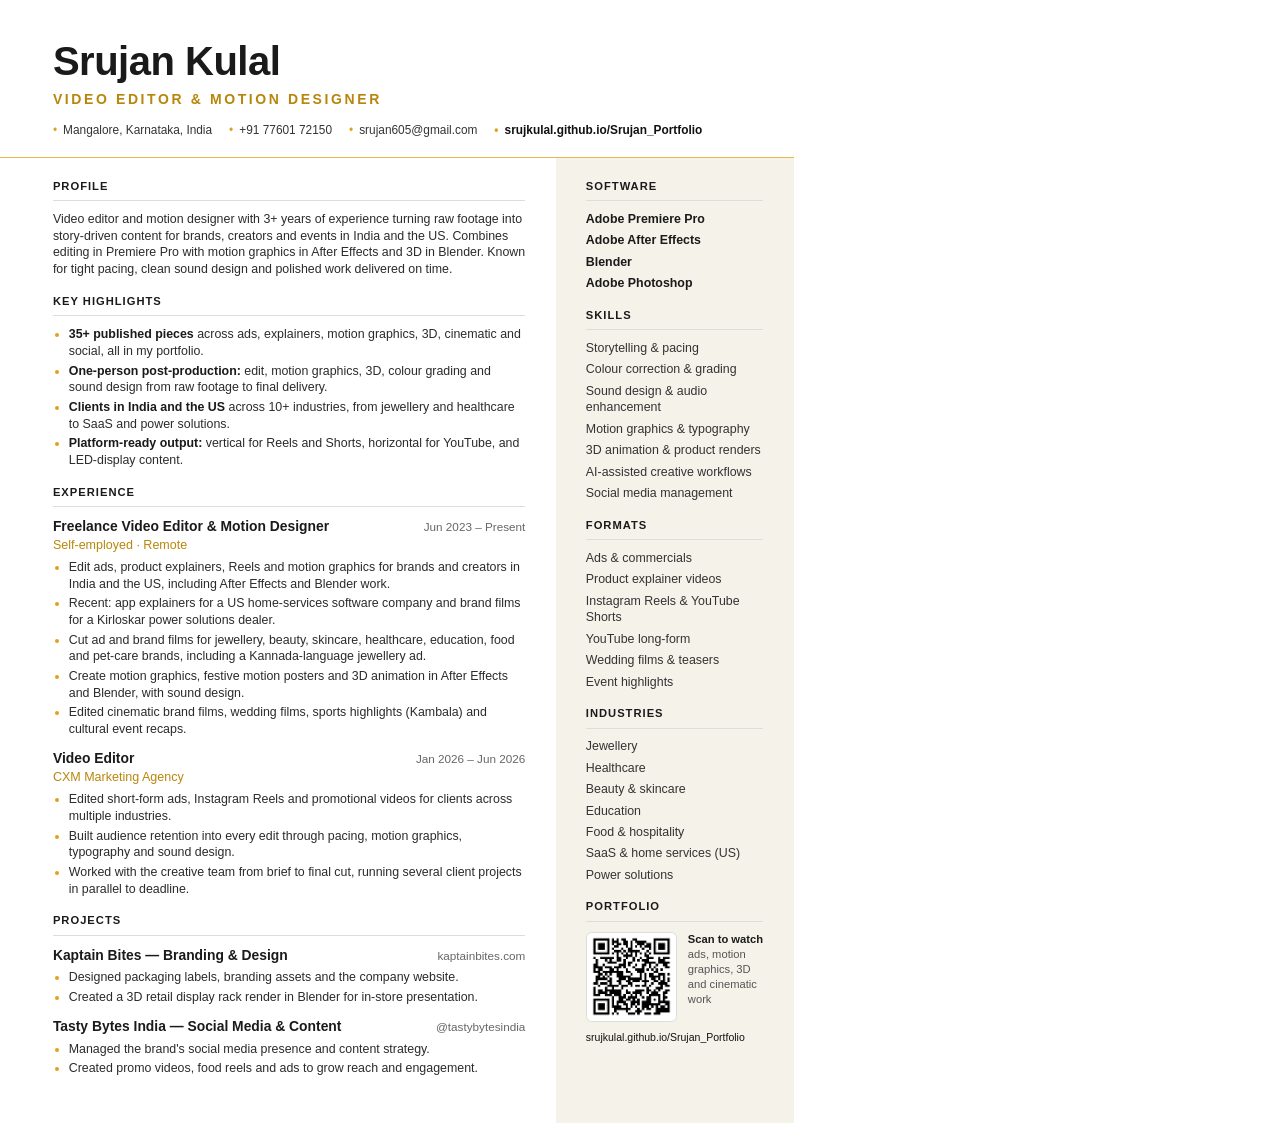
<file: cv-source/Srujan_Kulal_CV.html>
<!DOCTYPE html>
<html lang="en">
<head>
<meta charset="utf-8">
<title>Srujan Kulal – Video Editor & Motion Designer CV</title>
<style>
  @page { size: A4; margin: 0; }
  * { box-sizing: border-box; margin: 0; padding: 0; }
  html, body { width: 210mm; height: 297mm; overflow: hidden; }
  body { display: flex; flex-direction: column; }
  body { font-family: "Inter", "Helvetica Neue", Arial, sans-serif; color: #2b2b2b; font-size: 9.3pt; line-height: 1.36; -webkit-print-color-adjust: exact; print-color-adjust: exact; }
  a { color: inherit; text-decoration: none; }
  .gold { color: #b8860b; }
  header { padding: 10.5mm 14mm 5mm; border-bottom: 1.2px solid #e8b84a; }
  h1 { font-size: 30pt; font-weight: 800; letter-spacing: -0.5px; color: #1a1a1a; line-height: 1.05; }
  .role { margin-top: 2.2mm; font-size: 10.5pt; font-weight: 600; letter-spacing: 2.6px; color: #b8860b; }
  .contact { margin-top: 3.4mm; display: flex; gap: 4.5mm; font-size: 8.9pt; white-space: nowrap; color: #333; }
  .contact span::before { content: "•"; color: #e0a020; margin-right: 1.6mm; }
  .contact .strong { font-weight: 600; color: #111; }
  .wrap { display: grid; grid-template-columns: 1fr 63mm; flex: 1; min-height: 0; }
  main { padding: 5.5mm 8mm 0 14mm; }
  aside { background: #f5f2ea; padding: 5.5mm 8mm 0 8mm; }
  h2 { font-size: 8.4pt; font-weight: 700; letter-spacing: 1px; color: #1a1a1a; padding-bottom: 1.6mm; border-bottom: 1px solid #ddd; margin-bottom: 2.6mm; }
  section { margin-bottom: 4.2mm; }
  .job { margin-bottom: 3mm; }
  .job-head { display: flex; justify-content: space-between; align-items: baseline; }
  .job-title { font-weight: 700; font-size: 10.4pt; color: #1a1a1a; }
  .date { font-size: 8.8pt; color: #666; white-space: nowrap; }
  .org { color: #b8860b; font-size: 9.4pt; margin-top: 0.3mm; }
  ul { margin-top: 1.3mm; padding-left: 4.2mm; }
  li { margin-bottom: 0.7mm; }
  li::marker { color: #e0a020; }
  .side-list div { margin-bottom: 1.2mm; color: #333; }
  .software div { font-weight: 700; color: #1a1a1a; }
  .qr { display: flex; gap: 3mm; align-items: flex-start; margin-top: 1mm; }
  .qr img { width: 24mm; height: 24mm; border: 1px solid #ddd; border-radius: 1.5mm; padding: 1mm; background: #fff; }
  .qr p { font-size: 8.4pt; color: #555; line-height: 1.35; }
  .qr p b { color: #1a1a1a; display: block; }
  .highlights { margin-top: 0; }
  .highlights b { color: #1a1a1a; font-weight: 600; }
  .url { margin-top: 2mm; font-size: 7.9pt; font-weight: 500; color: #111; }
</style>
</head>
<body>
<header>
  <h1>Srujan Kulal</h1>
  <div class="role">VIDEO EDITOR &amp; MOTION DESIGNER</div>
  <div class="contact">
    <span>Mangalore, Karnataka, India</span>
    <span><a href="tel:+917760172150">+91 77601 72150</a></span>
    <span><a href="mailto:srujan605@gmail.com">srujan605@gmail.com</a></span>
    <span class="strong"><a href="https://srujkulal.github.io/Srujan_Portfolio/">srujkulal.github.io/Srujan_Portfolio</a></span>
  </div>
</header>

<div class="wrap">
<main>
  <section>
    <h2>PROFILE</h2>
    <p>Video editor and motion designer with 3+ years of experience turning raw footage into story-driven content for brands, creators and events in India and the US. Combines editing in Premiere Pro with motion graphics in After Effects and 3D in Blender. Known for tight pacing, clean sound design and polished work delivered on time.</p>
  </section>

  <section>
    <h2>KEY HIGHLIGHTS</h2>
    <ul class="highlights">
      <li><b>35+ published pieces</b> across ads, explainers, motion graphics, 3D, cinematic and social, all in my portfolio.</li>
      <li><b>One-person post-production:</b> edit, motion graphics, 3D, colour grading and sound design from raw footage to final delivery.</li>
      <li><b>Clients in India and the US</b> across 10+ industries, from jewellery and healthcare to SaaS and power solutions.</li>
      <li><b>Platform-ready output:</b> vertical for Reels and Shorts, horizontal for YouTube, and LED-display content.</li>
    </ul>
  </section>

  <section>
    <h2>EXPERIENCE</h2>
    <div class="job">
      <div class="job-head"><span class="job-title">Freelance Video Editor &amp; Motion Designer</span><span class="date">Jun 2023 – Present</span></div>
      <div class="org">Self-employed · Remote</div>
      <ul>
        <li>Edit ads, product explainers, Reels and motion graphics for brands and creators in India and the US, including After Effects and Blender work.</li>
        <li>Recent: app explainers for a US home-services software company and brand films for a Kirloskar power solutions dealer.</li>
        <li>Cut ad and brand films for jewellery, beauty, skincare, healthcare, education, food and pet-care brands, including a Kannada-language jewellery ad.</li>
        <li>Create motion graphics, festive motion posters and 3D animation in After Effects and Blender, with sound design.</li>
        <li>Edited cinematic brand films, wedding films, sports highlights (Kambala) and cultural event recaps.</li>
      </ul>
    </div>
    <div class="job">
      <div class="job-head"><span class="job-title">Video Editor</span><span class="date">Jan 2026 – Jun 2026</span></div>
      <div class="org">CXM Marketing Agency</div>
      <ul>
        <li>Edited short-form ads, Instagram Reels and promotional videos for clients across multiple industries.</li>
        <li>Built audience retention into every edit through pacing, motion graphics, typography and sound design.</li>
        <li>Worked with the creative team from brief to final cut, running several client projects in parallel to deadline.</li>
      </ul>
    </div>
  </section>

  <section>
    <h2>PROJECTS</h2>
    <div class="job">
      <div class="job-head"><span class="job-title">Kaptain Bites — Branding &amp; Design</span><span class="date"><a href="https://kaptainbites.com">kaptainbites.com</a></span></div>
      <ul>
        <li>Designed packaging labels, branding assets and the company website.</li>
        <li>Created a 3D retail display rack render in Blender for in-store presentation.</li>
      </ul>
    </div>
    <div class="job">
      <div class="job-head"><span class="job-title">Tasty Bytes India — Social Media &amp; Content</span><span class="date">@tastybytesindia</span></div>
      <ul>
        <li>Managed the brand's social media presence and content strategy.</li>
        <li>Created promo videos, food reels and ads to grow reach and engagement.</li>
      </ul>
    </div>
  </section>
</main>

<aside>
  <section>
    <h2>SOFTWARE</h2>
    <div class="side-list software"><div>Adobe Premiere Pro</div><div>Adobe After Effects</div><div>Blender</div><div>Adobe Photoshop</div></div>
  </section>
  <section>
    <h2>SKILLS</h2>
    <div class="side-list"><div>Storytelling &amp; pacing</div><div>Colour correction &amp; grading</div><div>Sound design &amp; audio enhancement</div><div>Motion graphics &amp; typography</div><div>3D animation &amp; product renders</div><div>AI-assisted creative workflows</div><div>Social media management</div></div>
  </section>
  <section>
    <h2>FORMATS</h2>
    <div class="side-list"><div>Ads &amp; commercials</div><div>Product explainer videos</div><div>Instagram Reels &amp; YouTube Shorts</div><div>YouTube long-form</div><div>Wedding films &amp; teasers</div><div>Event highlights</div></div>
  </section>
  <section>
    <h2>INDUSTRIES</h2>
    <div class="side-list"><div>Jewellery</div><div>Healthcare</div><div>Beauty &amp; skincare</div><div>Education</div><div>Food &amp; hospitality</div><div>SaaS &amp; home services (US)</div><div>Power solutions</div></div>
  </section>
  <section>
    <h2>PORTFOLIO</h2>
    <div class="qr"><img src="qr.png" alt="QR code to portfolio"><p><b>Scan to watch</b>ads, motion graphics, 3D and cinematic work</p></div>
    <div class="url"><a href="https://srujkulal.github.io/Srujan_Portfolio/">srujkulal.github.io/Srujan_Portfolio</a></div>
  </section>
</aside>
</div>
</body>
</html>
</file>
